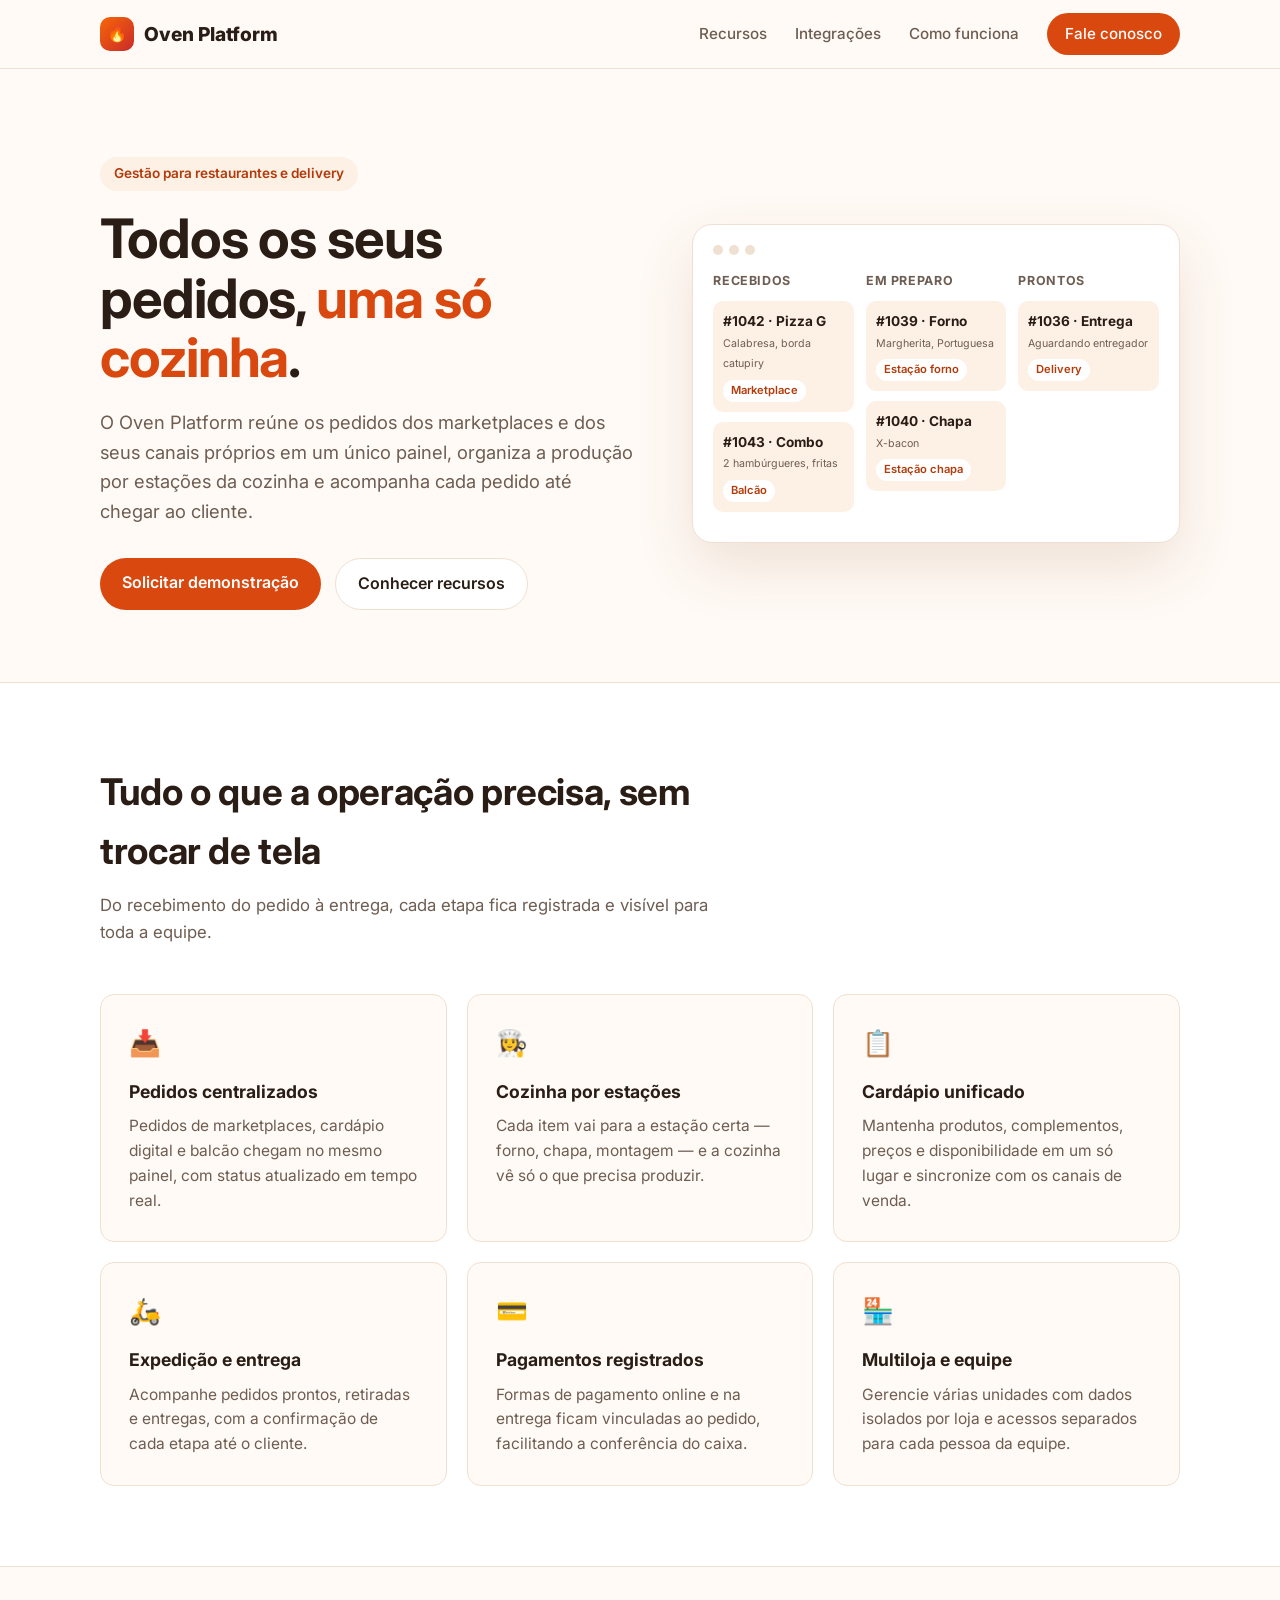
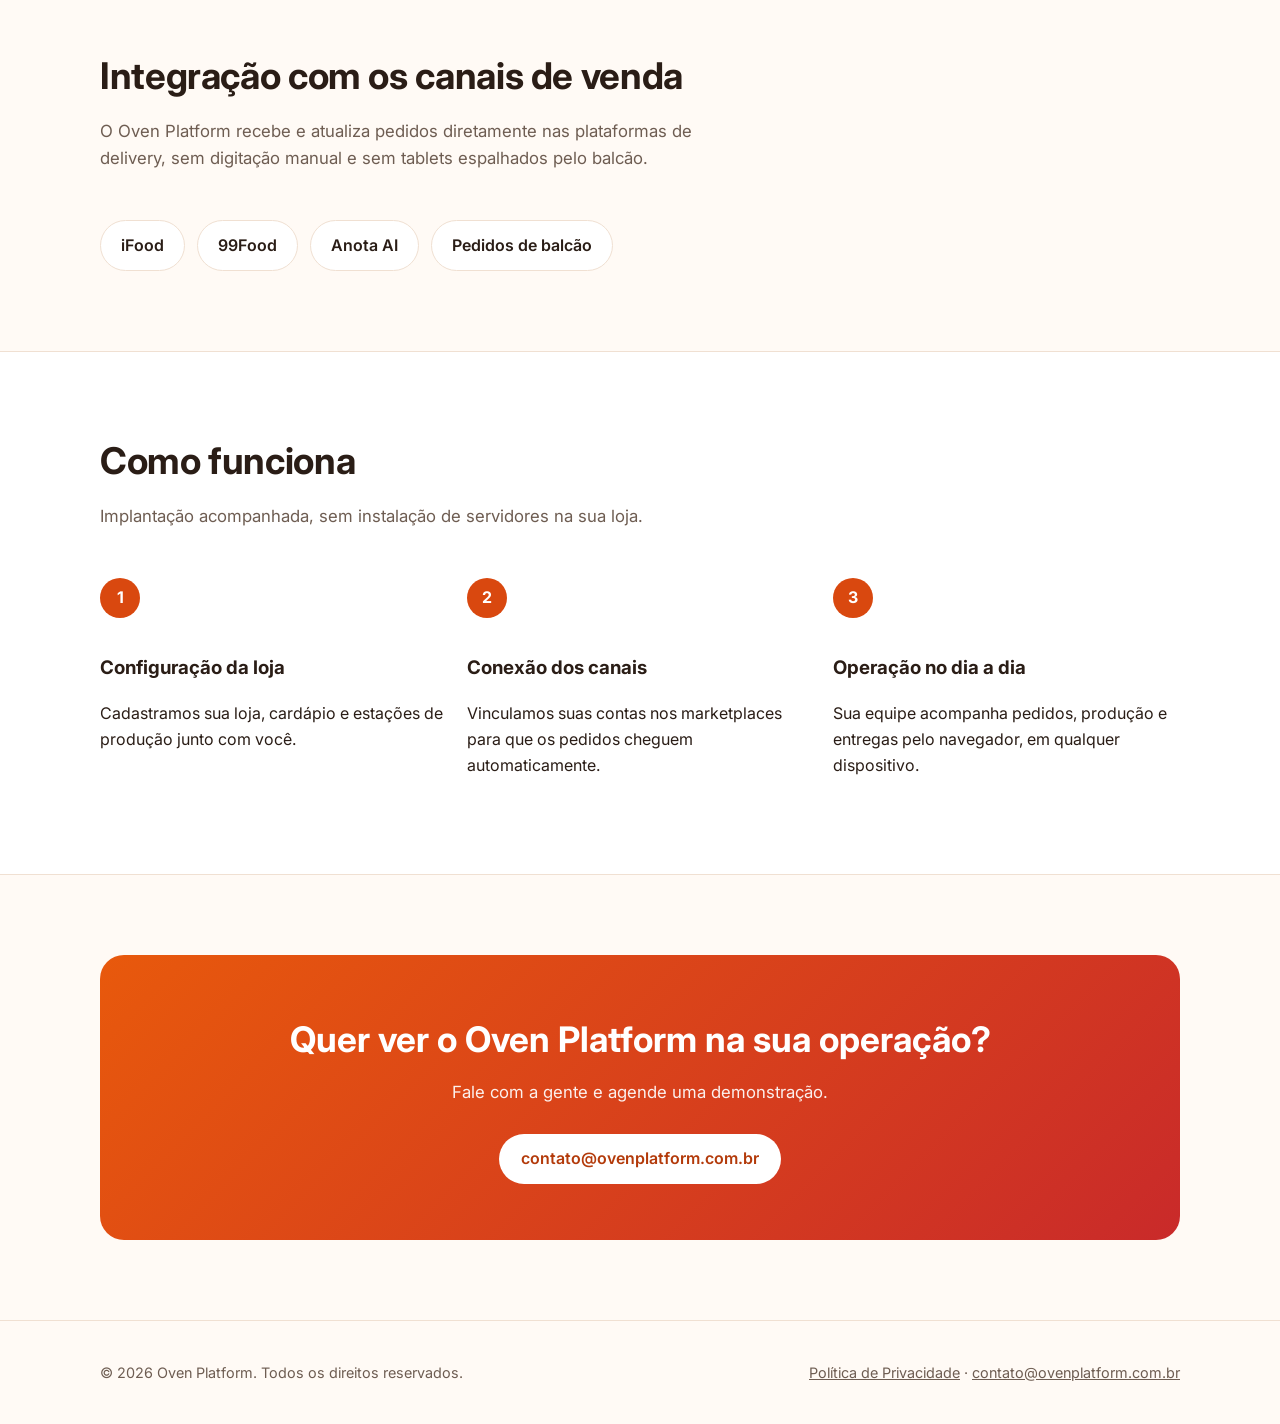
<file: index.html>
<!doctype html>
<html lang="pt-BR">
<head>
  <meta charset="utf-8">
  <meta name="viewport" content="width=device-width, initial-scale=1">
  <title>Oven Platform | Gestão de pedidos para restaurantes e delivery</title>
  <meta name="description" content="Oven Platform centraliza pedidos de marketplaces e canais próprios, organiza a cozinha por estações e acompanha cada pedido até a entrega.">
  <link rel="canonical" href="https://ovenplatform.com.br/">
  <meta property="og:title" content="Oven Platform">
  <meta property="og:description" content="Gestão de pedidos, cozinha e delivery para restaurantes e pizzarias.">
  <meta property="og:url" content="https://ovenplatform.com.br/">
  <meta property="og:type" content="website">
  <link rel="icon" href="favicon.svg" type="image/svg+xml">
  <link rel="preconnect" href="https://fonts.googleapis.com">
  <link rel="preconnect" href="https://fonts.gstatic.com" crossorigin>
  <link href="https://fonts.googleapis.com/css2?family=Inter:wght@400;500;600;700;800&display=swap" rel="stylesheet">
  <link rel="stylesheet" href="styles.css">
</head>
<body>
  <header class="header">
    <div class="container">
      <a class="logo" href="#"><span class="logo-mark">🔥</span>Oven Platform</a>
      <nav class="nav">
        <a href="#recursos">Recursos</a>
        <a href="#integracoes">Integrações</a>
        <a href="#como-funciona">Como funciona</a>
        <a class="btn btn-primary" href="#contato">Fale conosco</a>
      </nav>
    </div>
  </header>

  <main>
    <section class="hero">
      <div class="container">
        <div>
          <span class="eyebrow">Gestão para restaurantes e delivery</span>
          <h1>Todos os seus pedidos, <span>uma só cozinha</span>.</h1>
          <p class="lead">
            O Oven Platform reúne os pedidos dos marketplaces e dos seus canais próprios em um único
            painel, organiza a produção por estações da cozinha e acompanha cada pedido até chegar
            ao cliente.
          </p>
          <div class="hero-actions">
            <a class="btn btn-primary" href="#contato">Solicitar demonstração</a>
            <a class="btn btn-ghost" href="#recursos">Conhecer recursos</a>
          </div>
        </div>

        <div class="mockup" aria-hidden="true">
          <div class="mockup-bar"><i></i><i></i><i></i></div>
          <div class="board">
            <div class="column">
              <h4>Recebidos</h4>
              <div class="ticket"><strong>#1042 · Pizza G</strong><small>Calabresa, borda catupiry</small><br><span class="tag">Marketplace</span></div>
              <div class="ticket"><strong>#1043 · Combo</strong><small>2 hambúrgueres, fritas</small><br><span class="tag">Balcão</span></div>
            </div>
            <div class="column">
              <h4>Em preparo</h4>
              <div class="ticket"><strong>#1039 · Forno</strong><small>Margherita, Portuguesa</small><br><span class="tag">Estação forno</span></div>
              <div class="ticket"><strong>#1040 · Chapa</strong><small>X-bacon</small><br><span class="tag">Estação chapa</span></div>
            </div>
            <div class="column">
              <h4>Prontos</h4>
              <div class="ticket"><strong>#1036 · Entrega</strong><small>Aguardando entregador</small><br><span class="tag">Delivery</span></div>
            </div>
          </div>
        </div>
      </div>
    </section>

    <section id="recursos" class="section-alt">
      <div class="container">
        <div class="section-head">
          <h2>Tudo o que a operação precisa, sem trocar de tela</h2>
          <p>Do recebimento do pedido à entrega, cada etapa fica registrada e visível para toda a equipe.</p>
        </div>
        <div class="grid">
          <article class="card">
            <div class="icon">📥</div>
            <h3>Pedidos centralizados</h3>
            <p>Pedidos de marketplaces, cardápio digital e balcão chegam no mesmo painel, com status atualizado em tempo real.</p>
          </article>
          <article class="card">
            <div class="icon">👩‍🍳</div>
            <h3>Cozinha por estações</h3>
            <p>Cada item vai para a estação certa — forno, chapa, montagem — e a cozinha vê só o que precisa produzir.</p>
          </article>
          <article class="card">
            <div class="icon">📋</div>
            <h3>Cardápio unificado</h3>
            <p>Mantenha produtos, complementos, preços e disponibilidade em um só lugar e sincronize com os canais de venda.</p>
          </article>
          <article class="card">
            <div class="icon">🛵</div>
            <h3>Expedição e entrega</h3>
            <p>Acompanhe pedidos prontos, retiradas e entregas, com a confirmação de cada etapa até o cliente.</p>
          </article>
          <article class="card">
            <div class="icon">💳</div>
            <h3>Pagamentos registrados</h3>
            <p>Formas de pagamento online e na entrega ficam vinculadas ao pedido, facilitando a conferência do caixa.</p>
          </article>
          <article class="card">
            <div class="icon">🏪</div>
            <h3>Multiloja e equipe</h3>
            <p>Gerencie várias unidades com dados isolados por loja e acessos separados para cada pessoa da equipe.</p>
          </article>
        </div>
      </div>
    </section>

    <section id="integracoes">
      <div class="container">
        <div class="section-head">
          <h2>Integração com os canais de venda</h2>
          <p>
            O Oven Platform recebe e atualiza pedidos diretamente nas plataformas de delivery,
            sem digitação manual e sem tablets espalhados pelo balcão.
          </p>
        </div>
        <div class="channels">
          <span class="channel">iFood</span>
          <span class="channel">99Food</span>
          <span class="channel">Anota AI</span>
          <span class="channel">Pedidos de balcão</span>
        </div>
      </div>
    </section>

    <section id="como-funciona" class="section-alt">
      <div class="container">
        <div class="section-head">
          <h2>Como funciona</h2>
          <p>Implantação acompanhada, sem instalação de servidores na sua loja.</p>
        </div>
        <div class="grid steps">
          <div class="step">
            <h3>Configuração da loja</h3>
            <p>Cadastramos sua loja, cardápio e estações de produção junto com você.</p>
          </div>
          <div class="step">
            <h3>Conexão dos canais</h3>
            <p>Vinculamos suas contas nos marketplaces para que os pedidos cheguem automaticamente.</p>
          </div>
          <div class="step">
            <h3>Operação no dia a dia</h3>
            <p>Sua equipe acompanha pedidos, produção e entregas pelo navegador, em qualquer dispositivo.</p>
          </div>
        </div>
      </div>
    </section>

    <section id="contato">
      <div class="container">
        <div class="cta">
          <h2>Quer ver o Oven Platform na sua operação?</h2>
          <p>Fale com a gente e agende uma demonstração.</p>
          <a class="btn" href="mailto:contato@ovenplatform.com.br">contato@ovenplatform.com.br</a>
        </div>
      </div>
    </section>
  </main>

  <footer class="footer">
    <div class="container">
      <span>© <span id="year">2026</span> Oven Platform. Todos os direitos reservados.</span>
      <span>
        <a href="privacidade.html">Política de Privacidade</a> ·
        <a href="mailto:contato@ovenplatform.com.br">contato@ovenplatform.com.br</a>
      </span>
    </div>
  </footer>
  <script>document.getElementById("year").textContent = new Date().getFullYear();</script>
</body>
</html>
</file>
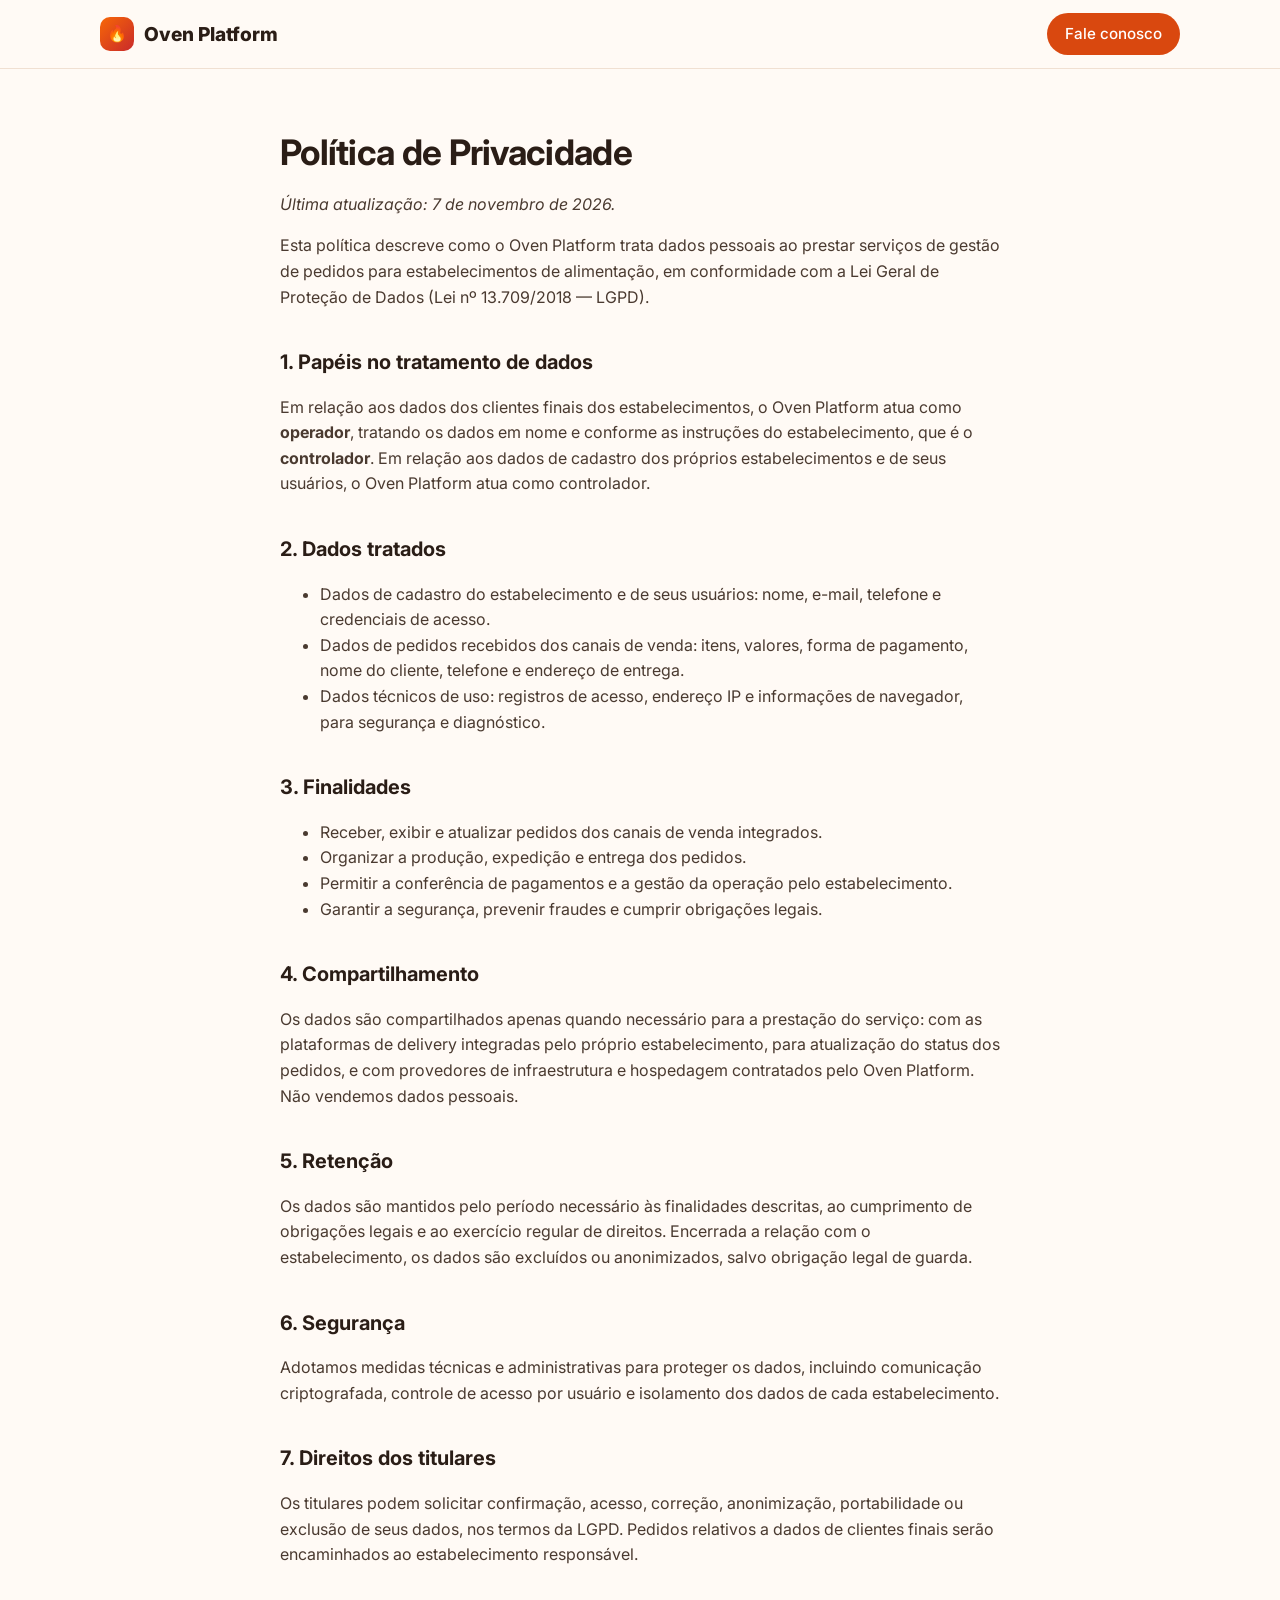
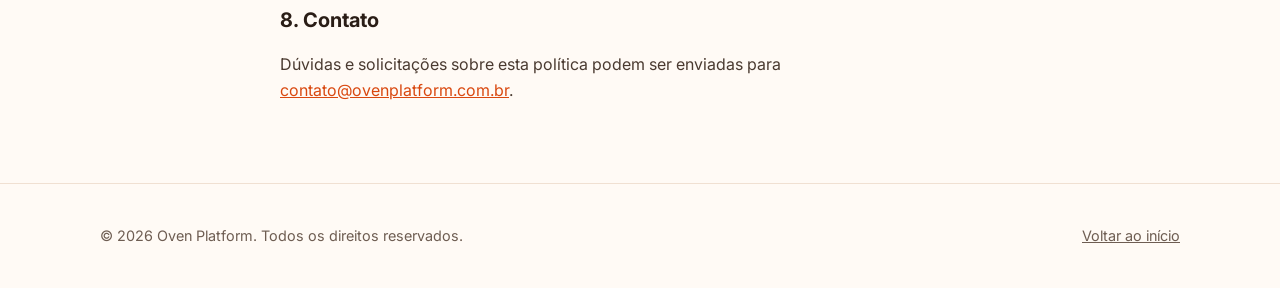
<file: privacidade.html>
<!doctype html>
<html lang="pt-BR">
<head>
  <meta charset="utf-8">
  <meta name="viewport" content="width=device-width, initial-scale=1">
  <title>Política de Privacidade | Oven Platform</title>
  <meta name="description" content="Política de Privacidade do Oven Platform.">
  <link rel="canonical" href="https://ovenplatform.com.br/privacidade.html">
  <link rel="icon" href="favicon.svg" type="image/svg+xml">
  <link rel="preconnect" href="https://fonts.googleapis.com">
  <link rel="preconnect" href="https://fonts.gstatic.com" crossorigin>
  <link href="https://fonts.googleapis.com/css2?family=Inter:wght@400;500;600;700;800&display=swap" rel="stylesheet">
  <link rel="stylesheet" href="styles.css">
</head>
<body>
  <header class="header">
    <div class="container">
      <a class="logo" href="index.html"><span class="logo-mark">🔥</span>Oven Platform</a>
      <nav class="nav">
        <a class="btn btn-primary" href="index.html#contato">Fale conosco</a>
      </nav>
    </div>
  </header>

  <main class="legal">
    <div class="container">
      <h1>Política de Privacidade</h1>
      <p><em>Última atualização: 7 de novembro de 2026.</em></p>

      <p>
        Esta política descreve como o Oven Platform trata dados pessoais ao prestar serviços de gestão
        de pedidos para estabelecimentos de alimentação, em conformidade com a Lei Geral de Proteção de
        Dados (Lei nº 13.709/2018 — LGPD).
      </p>

      <h2>1. Papéis no tratamento de dados</h2>
      <p>
        Em relação aos dados dos clientes finais dos estabelecimentos, o Oven Platform atua como
        <strong>operador</strong>, tratando os dados em nome e conforme as instruções do estabelecimento,
        que é o <strong>controlador</strong>. Em relação aos dados de cadastro dos próprios
        estabelecimentos e de seus usuários, o Oven Platform atua como controlador.
      </p>

      <h2>2. Dados tratados</h2>
      <ul>
        <li>Dados de cadastro do estabelecimento e de seus usuários: nome, e-mail, telefone e credenciais de acesso.</li>
        <li>Dados de pedidos recebidos dos canais de venda: itens, valores, forma de pagamento, nome do cliente, telefone e endereço de entrega.</li>
        <li>Dados técnicos de uso: registros de acesso, endereço IP e informações de navegador, para segurança e diagnóstico.</li>
      </ul>

      <h2>3. Finalidades</h2>
      <ul>
        <li>Receber, exibir e atualizar pedidos dos canais de venda integrados.</li>
        <li>Organizar a produção, expedição e entrega dos pedidos.</li>
        <li>Permitir a conferência de pagamentos e a gestão da operação pelo estabelecimento.</li>
        <li>Garantir a segurança, prevenir fraudes e cumprir obrigações legais.</li>
      </ul>

      <h2>4. Compartilhamento</h2>
      <p>
        Os dados são compartilhados apenas quando necessário para a prestação do serviço: com as
        plataformas de delivery integradas pelo próprio estabelecimento, para atualização do status dos
        pedidos, e com provedores de infraestrutura e hospedagem contratados pelo Oven Platform. Não
        vendemos dados pessoais.
      </p>

      <h2>5. Retenção</h2>
      <p>
        Os dados são mantidos pelo período necessário às finalidades descritas, ao cumprimento de
        obrigações legais e ao exercício regular de direitos. Encerrada a relação com o estabelecimento,
        os dados são excluídos ou anonimizados, salvo obrigação legal de guarda.
      </p>

      <h2>6. Segurança</h2>
      <p>
        Adotamos medidas técnicas e administrativas para proteger os dados, incluindo comunicação
        criptografada, controle de acesso por usuário e isolamento dos dados de cada estabelecimento.
      </p>

      <h2>7. Direitos dos titulares</h2>
      <p>
        Os titulares podem solicitar confirmação, acesso, correção, anonimização, portabilidade ou
        exclusão de seus dados, nos termos da LGPD. Pedidos relativos a dados de clientes finais serão
        encaminhados ao estabelecimento responsável.
      </p>

      <h2>8. Contato</h2>
      <p>
        Dúvidas e solicitações sobre esta política podem ser enviadas para
        <a href="mailto:contato@ovenplatform.com.br">contato@ovenplatform.com.br</a>.
      </p>
    </div>
  </main>

  <footer class="footer">
    <div class="container">
      <span>© 2026 Oven Platform. Todos os direitos reservados.</span>
      <span><a href="index.html">Voltar ao início</a></span>
    </div>
  </footer>
</body>
</html>
</file>
<file: styles.css>
:root {
  --bg: #fffaf5;
  --surface: #ffffff;
  --surface-alt: #fdf1e6;
  --text: #2a1d16;
  --muted: #6e5d52;
  --primary: #d9480f;
  --primary-dark: #b33a0a;
  --border: #f0e0d2;
  --radius: 14px;
  --max: 1120px;
}

* { box-sizing: border-box; }

html { scroll-behavior: smooth; }

body {
  margin: 0;
  font-family: "Inter", system-ui, -apple-system, "Segoe UI", Roboto, sans-serif;
  color: var(--text);
  background: var(--bg);
  line-height: 1.6;
}

a { color: var(--primary); }

.container {
  width: 100%;
  max-width: var(--max);
  margin: 0 auto;
  padding: 0 20px;
}

/* Header */
.header {
  position: sticky;
  top: 0;
  z-index: 10;
  background: rgba(255, 250, 245, 0.92);
  backdrop-filter: blur(8px);
  border-bottom: 1px solid var(--border);
}

.header .container {
  display: flex;
  align-items: center;
  justify-content: space-between;
  height: 68px;
}

.logo {
  display: flex;
  align-items: center;
  gap: 10px;
  font-weight: 800;
  font-size: 1.2rem;
  color: var(--text);
  text-decoration: none;
}

.logo-mark {
  width: 34px;
  height: 34px;
  border-radius: 10px;
  background: linear-gradient(135deg, #f76707, #c92a2a);
  display: grid;
  place-items: center;
  color: #fff;
  font-size: 1rem;
}

.nav { display: flex; gap: 28px; align-items: center; }
.nav a { color: var(--muted); text-decoration: none; font-weight: 500; font-size: 0.95rem; }
.nav a:hover { color: var(--text); }

.btn {
  display: inline-block;
  padding: 12px 22px;
  border-radius: 999px;
  font-weight: 600;
  text-decoration: none;
  transition: background 0.15s, transform 0.15s;
}

.btn-primary { background: var(--primary); color: #fff; }
.btn-primary:hover { background: var(--primary-dark); transform: translateY(-1px); }
.btn-ghost { border: 1px solid var(--border); color: var(--text); background: var(--surface); }
.btn-ghost:hover { border-color: var(--primary); }
.nav .btn { padding: 9px 18px; color: #fff; }

/* Hero */
.hero { padding: 88px 0 72px; }

.hero .container {
  display: grid;
  grid-template-columns: 1.1fr 1fr;
  gap: 56px;
  align-items: center;
}

.eyebrow {
  display: inline-block;
  padding: 6px 14px;
  border-radius: 999px;
  background: var(--surface-alt);
  color: var(--primary-dark);
  font-size: 0.85rem;
  font-weight: 600;
  margin-bottom: 18px;
}

h1 {
  font-size: clamp(2.2rem, 4.5vw, 3.4rem);
  line-height: 1.1;
  margin: 0 0 20px;
  letter-spacing: -0.02em;
}

h1 span { color: var(--primary); }

.lead { font-size: 1.15rem; color: var(--muted); margin: 0 0 32px; max-width: 34em; }

.hero-actions { display: flex; gap: 14px; flex-wrap: wrap; }

/* Hero mockup */
.mockup {
  background: var(--surface);
  border: 1px solid var(--border);
  border-radius: 20px;
  box-shadow: 0 24px 60px rgba(120, 50, 10, 0.12);
  padding: 20px;
}

.mockup-bar { display: flex; gap: 6px; margin-bottom: 16px; }
.mockup-bar i { width: 10px; height: 10px; border-radius: 50%; background: var(--border); }

.board { display: grid; grid-template-columns: repeat(3, 1fr); gap: 12px; }
.column h4 { margin: 0 0 10px; font-size: 0.78rem; text-transform: uppercase; color: var(--muted); letter-spacing: 0.05em; }

.ticket {
  background: var(--surface-alt);
  border-radius: 10px;
  padding: 10px;
  margin-bottom: 10px;
  font-size: 0.8rem;
}

.ticket strong { display: block; font-size: 0.85rem; }
.ticket small { color: var(--muted); }
.tag { display: inline-block; margin-top: 6px; padding: 2px 8px; border-radius: 999px; font-size: 0.7rem; font-weight: 600; background: #fff; color: var(--primary-dark); }

/* Sections */
section { padding: 80px 0; }
.section-alt { background: var(--surface); border-top: 1px solid var(--border); border-bottom: 1px solid var(--border); }

.section-head { max-width: 640px; margin: 0 0 48px; }
.section-head h2 { font-size: clamp(1.7rem, 3vw, 2.3rem); margin: 0 0 12px; letter-spacing: -0.01em; }
.section-head p { color: var(--muted); margin: 0; font-size: 1.05rem; }

.grid { display: grid; grid-template-columns: repeat(3, 1fr); gap: 20px; }

.card {
  background: var(--bg);
  border: 1px solid var(--border);
  border-radius: var(--radius);
  padding: 28px;
}

.section-alt .card { background: var(--bg); }
.card .icon { font-size: 1.6rem; margin-bottom: 14px; }
.card h3 { margin: 0 0 8px; font-size: 1.1rem; }
.card p { margin: 0; color: var(--muted); font-size: 0.97rem; }

/* Channels */
.channels { display: flex; flex-wrap: wrap; gap: 12px; }
.channel {
  padding: 12px 20px;
  border-radius: 999px;
  border: 1px solid var(--border);
  background: var(--surface);
  font-weight: 600;
}

/* Steps */
.steps { counter-reset: step; }
.step { position: relative; padding-top: 56px; }
.step::before {
  counter-increment: step;
  content: counter(step);
  position: absolute;
  top: 0;
  left: 0;
  width: 40px;
  height: 40px;
  border-radius: 50%;
  background: var(--primary);
  color: #fff;
  font-weight: 700;
  display: grid;
  place-items: center;
}

/* CTA */
.cta {
  background: linear-gradient(135deg, #e8590c, #c92a2a);
  color: #fff;
  border-radius: 24px;
  padding: 56px 48px;
  text-align: center;
}

.cta h2 { margin: 0 0 12px; font-size: clamp(1.6rem, 3vw, 2.2rem); }
.cta p { margin: 0 0 28px; opacity: 0.92; font-size: 1.05rem; }
.cta .btn { background: #fff; color: var(--primary-dark); }

/* Footer */
.footer { padding: 40px 0; border-top: 1px solid var(--border); color: var(--muted); font-size: 0.9rem; }
.footer .container { display: flex; justify-content: space-between; gap: 20px; flex-wrap: wrap; }
.footer a { color: var(--muted); }

/* Legal page */
.legal { padding: 64px 0; }
.legal .container { max-width: 760px; }
.legal h1 { font-size: 2.2rem; }
.legal h2 { font-size: 1.25rem; margin-top: 36px; }
.legal p, .legal li { color: #4a3a30; }

@media (max-width: 900px) {
  .hero .container { grid-template-columns: 1fr; }
  .grid { grid-template-columns: 1fr 1fr; }
}

@media (max-width: 640px) {
  .nav a:not(.btn) { display: none; }
  .hero { padding: 56px 0 48px; }
  section { padding: 56px 0; }
  .grid { grid-template-columns: 1fr; }
  .board { grid-template-columns: 1fr 1fr; }
  .board .column:last-child { display: none; }
  .cta { padding: 40px 24px; }
}
</file>
